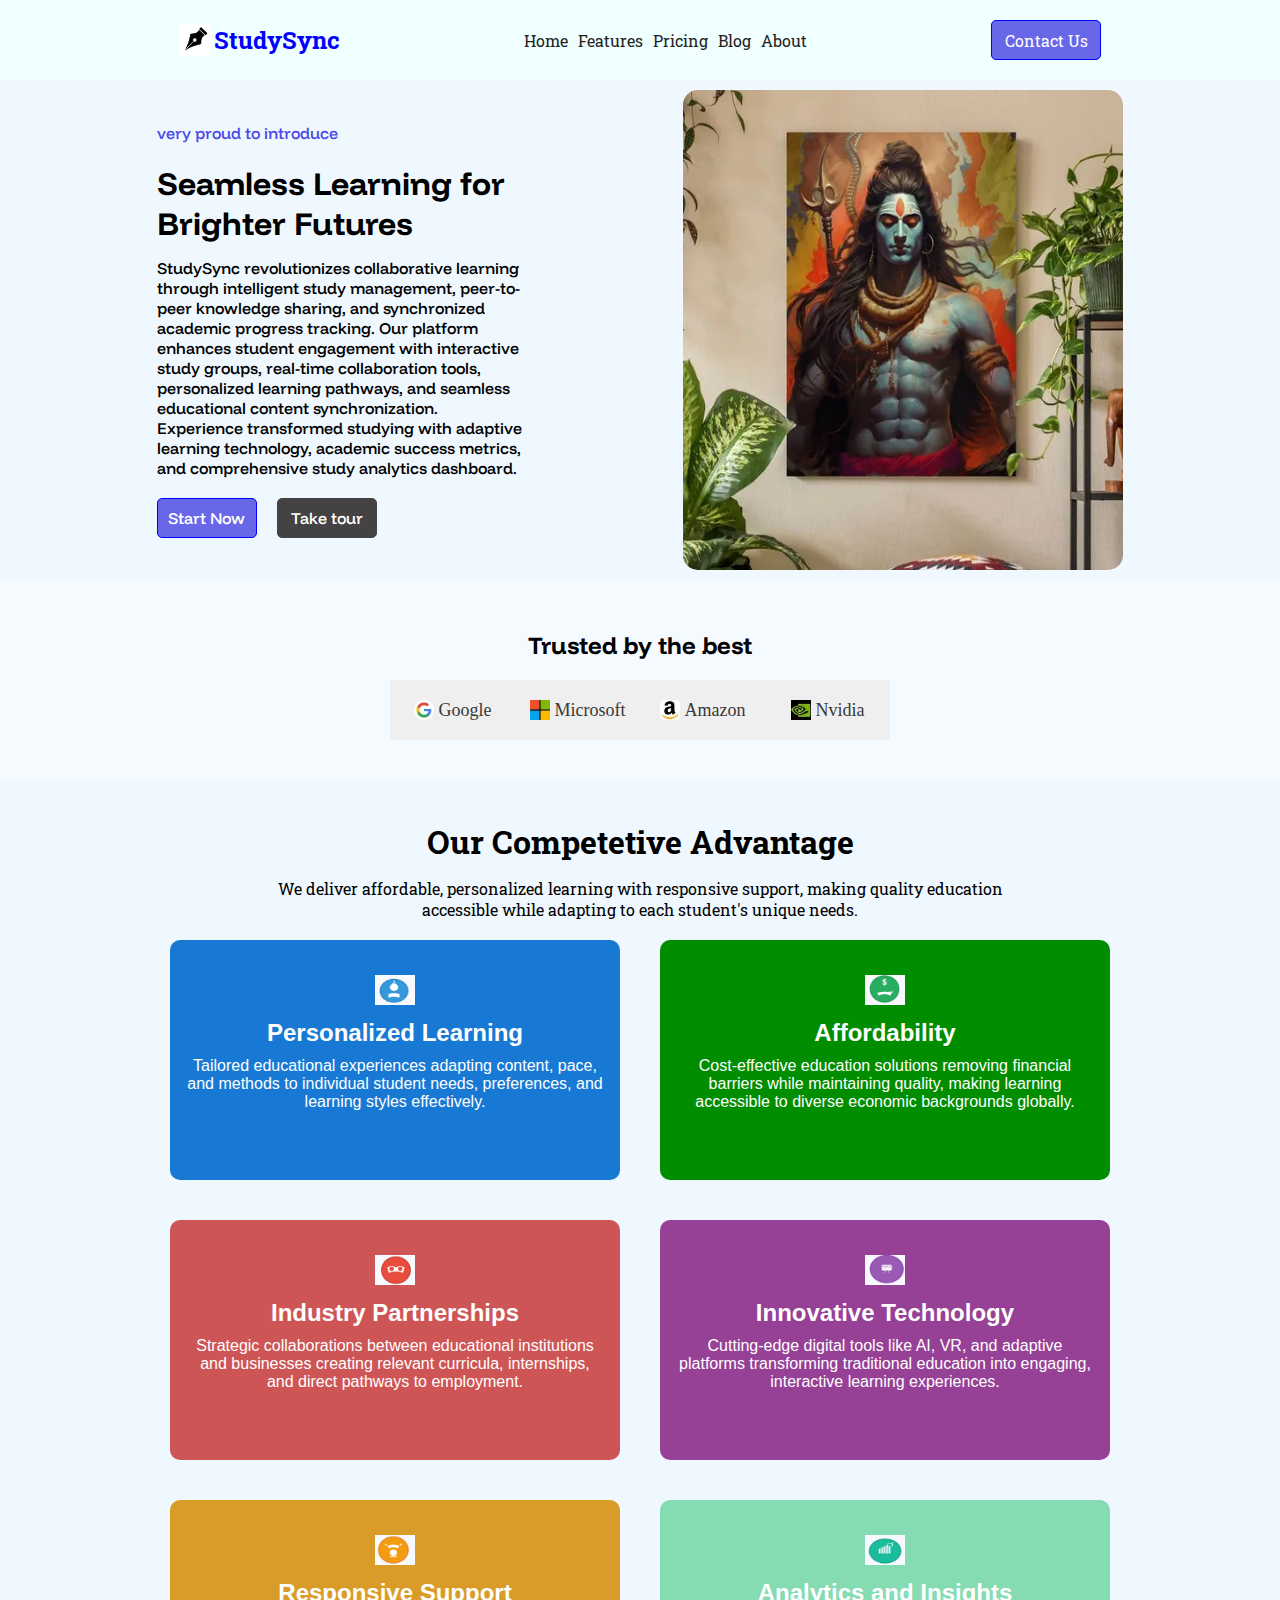
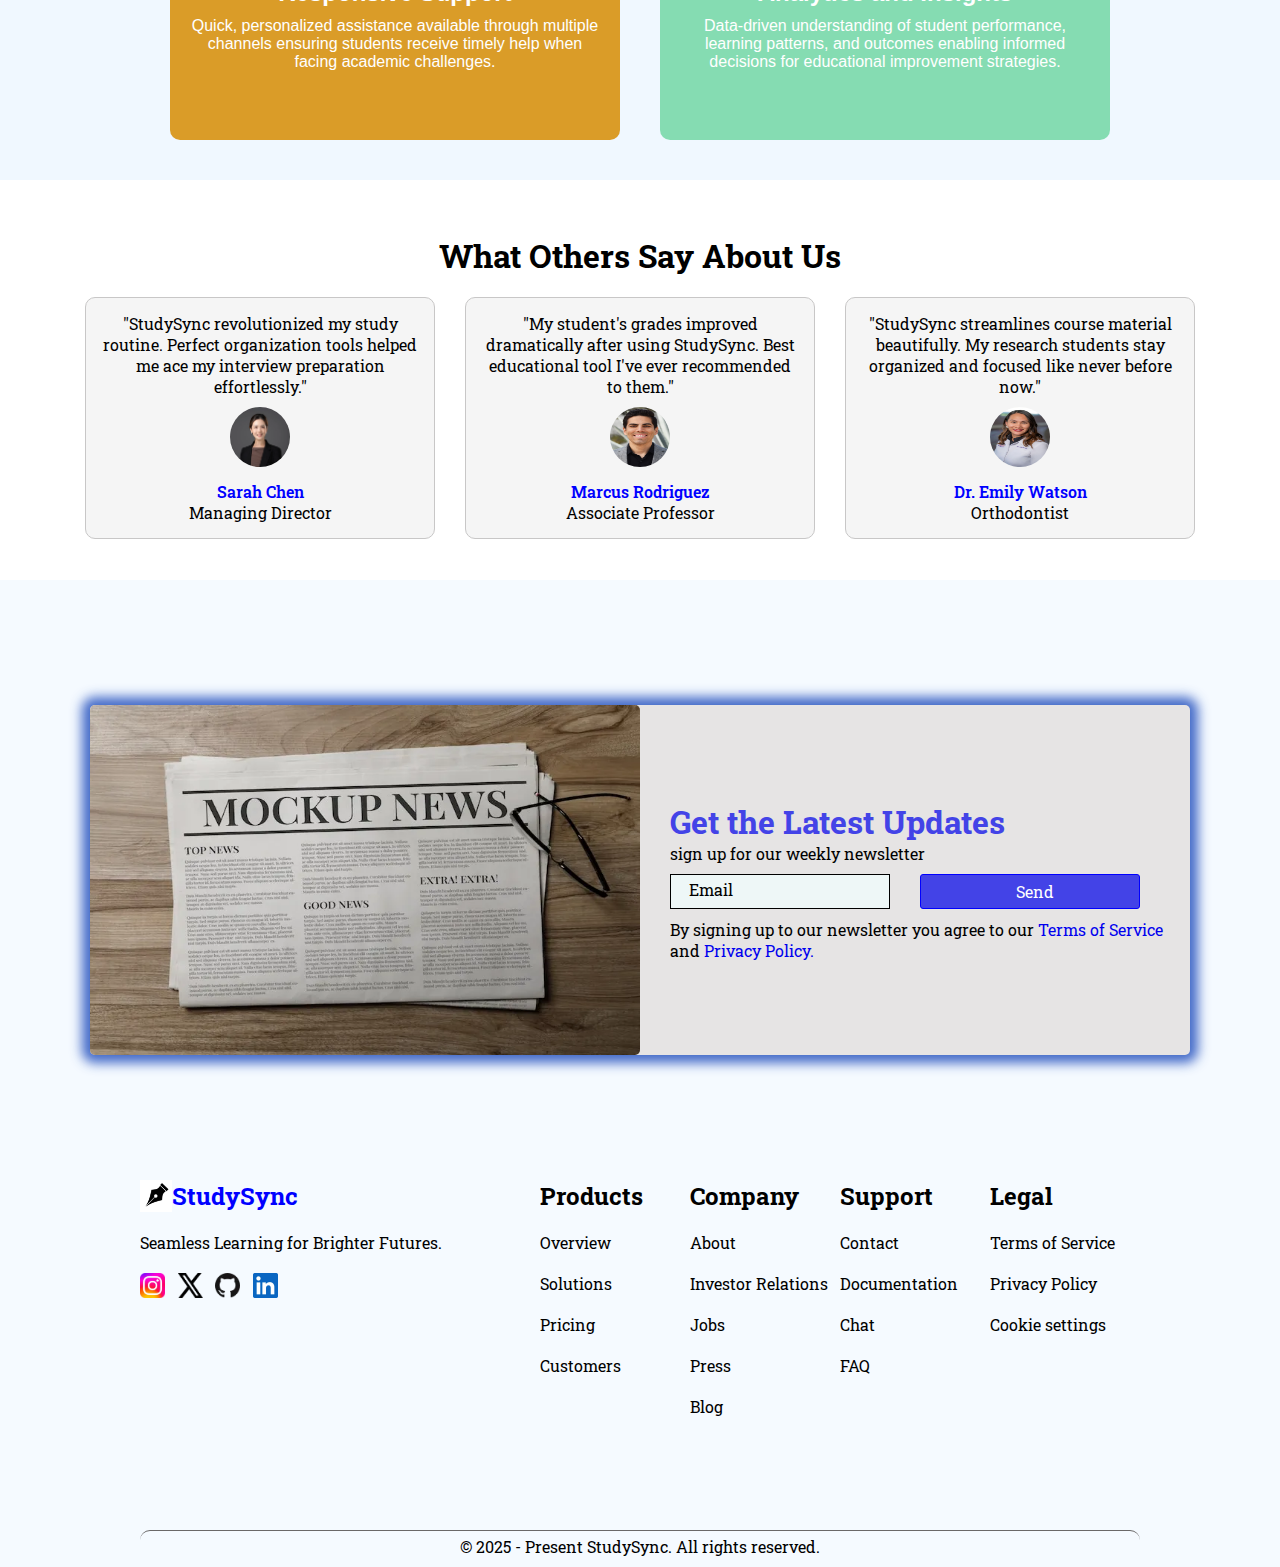
<file: index.html>
<!DOCTYPE html>
<html lang="en">
  <head>
    <meta charset="UTF-8" />
    <meta name="viewport" content="width=device-width, initial-scale=1.0" />
    <title>StudySync</title>
    <link rel="preconnect" href="https://fonts.googleapis.com" />
    <link rel="preconnect" href="https://fonts.gstatic.com" crossorigin />
    <link
      href="https://fonts.googleapis.com/css2?family=Funnel+Display:wght@300..800&family=Roboto+Slab:wght@100..900&display=swap"
      rel="stylesheet"
    />
    <link rel="stylesheet" href="index.css" />
    <link
      rel="shortcut icon"
      href="project_images/golden-pen.webp"
      type="image/x-icon"
    />
  </head>
  <body>
    <header>
      <div class="header_content">
        <div class="image_box">
          <a href="#Home">
            <img src="project_images/golden-pen.webp" class="icon" alt="MainIcon" />
            <span class="logo_text">StudySync</span></a
          >
        </div>

        <nav class="nav_box">
          <a href="#">Home</a>
          <a href="#">Features</a>
          <a href="#">Pricing</a>
          <a href="#">Blog</a>
          <a href="#">About</a>
        </nav>

        <a href="#" class="contact_button">Contact Us</a>
      </div>
    </header>
    <main>
      <div class="container1">
        <div class="col1">
          <div class="side_imagecontent">
            <p id="sideimage_para">very proud to introduce</p>
            <h1>Seamless Learning for Brighter Futures</h1>
            <p>
              StudySync revolutionizes collaborative learning through
              intelligent study management, peer-to-peer knowledge sharing, and
              synchronized academic progress tracking. Our platform enhances
              student engagement with interactive study groups, real-time
              collaboration tools, personalized learning pathways, and seamless
              educational content synchronization. Experience transformed
              studying with adaptive learning technology, academic success
              metrics, and comprehensive study analytics dashboard.
            </p>
          </div>
          <div class="side_imagenav">
            <a id="side_imagenav-1" href="">Start Now</a>
            <a id="side_imagenav-2" href="">Take tour</a>
          </div>
        </div>
        <div class="col2">
          <div class="poster">
            <img
              src="project_images/wall-art-and-paintings-shiva-meditate-wall-painting-1.webp"
              alt=""
            />
          </div>
        </div>
      </div>
    </main>
    <div class="container2">
      <div class="headline"><h2>Trusted by the best</h2></div>
      <div class="companybox">
        <div class="item">
          <a href="https://www.google.com/"
            ><img src="project_images/Gimage.webp" alt="Google_logo" />Google</a
          >
        </div>
        <div class="item">
          <a href="https://www.microsoft.com/en-in/"
            ><img src="project_images/Mimage.webp" alt="" />Microsoft</a
          >
        </div>
        <div class="item">
          <a href="https://www.amazon.in/"
            ><img src="project_images/Aimage.webp" alt="Amazon_logo" />Amazon</a
          >
        </div>
        <div class="item">
          <a href="https://www.nvidia.com/en-us/"
            ><img src="project_images/Nimage.webp" alt="" />Nvidia</a
          >
        </div>
      </div>
    </div>
    <div class="container3">
      <div class="box">
        <div class="subheading">
          <h1>Our Competetive Advantage</h1>
          <p>
            We deliver affordable, personalized learning with responsive
            support, making quality education accessible while adapting to each
            student's unique needs.
          </p>
        </div>

        <div class="cardsection">
          <div class="card1">
            <div class="cardimage">
              <img src="project_images/Screenshot 2025-06-12 182249.png" alt="" />
            </div>
            <div class="cardhead"><h2>Personalized Learning</h2></div>

            <div class="cardpara">
              <p>
                Tailored educational experiences adapting content, pace, and
                methods to individual student needs, preferences, and learning
                styles effectively.
              </p>
            </div>
          </div>
          <div class="card2">
            <div class="cardimage">
              <img src="project_images/Screenshot 2025-06-12 182319.png" alt="" />
            </div>
            <div class="cardhead"><h2>Affordability</h2></div>
            <div class="cardpara">
              <p>
                Cost-effective education solutions removing financial barriers
                while maintaining quality, making learning accessible to diverse
                economic backgrounds globally.
              </p>
            </div>
          </div>
          <div class="card3">
            <div class="cardimage">
              <img src="project_images/Screenshot 2025-06-12 182326.png" alt="" />
            </div>
            <div class="cardhead"><h2>Industry Partnerships</h2></div>
            <div class="cardpara">
              <p>
                Strategic collaborations between educational institutions and
                businesses creating relevant curricula, internships, and direct
                pathways to employment.
              </p>
            </div>
          </div>
          <div class="card4">
            <div class="cardimage">
              <img src="project_images/Screenshot 2025-06-12 182406.png" alt="" />
            </div>
            <div class="cardhead"><h2>Innovative Technology</h2></div>
            <div class="cardpara">
              <p>
                Cutting-edge digital tools like AI, VR, and adaptive platforms
                transforming traditional education into engaging, interactive
                learning experiences.
              </p>
            </div>
          </div>
          <div class="card5">
            <div class="cardimage">
              <img src="project_images/Screenshot 2025-06-12 182333.png" alt="" />
            </div>
            <div class="cardhead"><h2>Responsive Support</h2></div>
            <div class="cardpara">
              <p>
                Quick, personalized assistance available through multiple
                channels ensuring students receive timely help when facing
                academic challenges.
              </p>
            </div>
          </div>
          <div class="card6">
            <div class="cardimage">
              <img src="project_images/Screenshot 2025-06-12 182337.png" alt="" />
            </div>
            <div class="cardhead"><h2>Analytics and Insights</h2></div>
            <div class="cardpara">
              <p>
                Data-driven understanding of student performance, learning
                patterns, and outcomes enabling informed decisions for
                educational improvement strategies.
              </p>
            </div>
          </div>
        </div>
      </div>
    </div>
    <div class="container4">
      <div class="testheader"><h1>What Others Say About Us</h1></div>
      <div class="testcards">
        <div class="tcard">
          <div class="tpara">
            "StudySync revolutionized my study routine. Perfect organization
            tools helped me ace my interview preparation effortlessly."
          </div>
          <div class="timage">
            <img src="project_images/Sarah-Chen-web-1024x991.webp" alt="" />
          </div>
          <div class="tname">
            <a href="https://warburgpincus.com/team/sarah-chen/">Sarah Chen</a>
            <div class="toccp">Managing Director</div>
          </div>
        </div>
        <div class="tcard">
          <div class="tpara">
            "My student's grades improved dramatically after using StudySync.
            Best educational tool I've ever recommended to them."
          </div>
          <div class="timage">
            <img src="project_images/Marcus-Rodriguez-768x1052.jpg" alt="" />
          </div>
          <div class="tname">
            <a href="https://www.pitzer.edu/marcus-rodriguez"
              >Marcus Rodriguez</a
            >

            <div class="toccp">Associate Professor</div>
          </div>
        </div>
        <div class="tcard">
          <div class="tpara">
            "StudySync streamlines course material beautifully. My research
            students stay organized and focused like never before now."
          </div>
          <div class="timage">
            <img src="project_images/2024Drwatson.jpg" alt="" />
          </div>
          <div class="tname">
            <a href="https://warsaworthodontics.com/orthodontist-in-warsaw/"
              >Dr. Emily Watson</a
            >

            <div class="toccp">Orthodontist</div>
          </div>
        </div>
      </div>
    </div>
    <div class="container5">
      <div class="mainbox">
        <div class="leftpart">
          <img
            src="project_images/business-newspaper-mockup-template-with-glasses_185216-165.webp"
            alt=""
          />
        </div>
        <div class="rightpart">
          <div class="titlehead">
            <h1>Get the Latest Updates</h1>
            <p>sign up for our weekly newsletter</p>
          </div>
          <div class="emailform">
            <form action="">
              <input id="email" type="text" placeholder="  Email" />
            </form>
            <button type="submit" id="email">Send</button>
          </div>

          <div class="newpara">
            <p>
              By signing up to our newsletter you agree to our
              <a href="https://policies.google.com/terms?hl=en-US"
                >Terms of Service</a
              ><span> and </span
              ><a href="https://policies.google.com/privacy?hl=en-US"
                >Privacy Policy.</a
              >
            </p>
          </div>
        </div>
      </div>
    </div>
    <div class="container6">
      <div class="Mbox">
        <div class="box1">
          <div class="imgbox">
            <img src="project_images/golden-pen.webp" class="icon" alt="" />
            <span class="logo_text">StudySync</span>
          </div>
          <div><p>Seamless Learning for Brighter Futures.</p></div>
          <div class="social">
            <nav>
              <a href="https://www.instagram.com/"
                ><img src="project_images/250px-Instagram_logo_2022.svg.webp" alt="instagram_logo"
              /></a>
              <a href="https://x.com/"
                ><img src="project_images/250px-X_logo_2023.svg.webp" alt="X_logo"
              /></a>
              <a href="https://github.com/"
                ><img src="project_images/image.webp" alt="github_logo"
              /></a>
              <a href="https://www.linkedin.com/"
                ><img
                  src="project_images/kMofEFLjobZy_bCuaiDogzBcUT-dz3BBbOrIEjJ-hqOabjK8ieuevGe6wlTD15QzOqw.webp"
                  alt="Linkedin_logo"
              /></a>
            </nav>
          </div>
        </div>

        <div class="box2">
          <div class="minibox">
            <h2>Products</h2>
            <p>Overview</p>
            <p>Solutions</p>
            <p>Pricing</p>
            <p>Customers</p>
          </div>
          <div class="minibox">
            <h2>Company</h2>
            <p>About</p>
            <p>Investor Relations</p>
            <p>Jobs</p>
            <p>Press</p>
            <p>Blog</p>
          </div>
          <div class="minibox">
            <h2>Support</h2>
            <p>Contact</p>
            <p>Documentation</p>
            <p>Chat</p>
            <p>FAQ</p>
          </div>
          <div class="minibox">
            <h2>Legal</h2>
            <p>Terms of Service</p>
            <p>Privacy Policy</p>
            <p>Cookie settings</p>
          </div>
        </div>
      </div>

      <div class="box3">
        <div class="footer">
          <p>&copy 2025 - Present StudySync. All rights reserved.</p>
        </div>
      </div>
    </div>
     <script src="index.js"></script>
  </body>
</html>
</file>
<file: index.css>
* {
  box-sizing: border-box;
  padding: 0;
  margin: 0;
  text-decoration: none;
}
body {
  height: 100vh;
  width: 100vw;
  background-color: rgb(245, 250, 255);
  overflow-x: hidden;
}

.conatiner6 {
  width: 100%;
  height: 800px;
  display: flex;
  flex-direction: column;
  background-color: white;
  justify-content: center;
  text-align: center;
  align-items: center;
}
.Mbox {
  display: flex;
  width: 100%;
  flex-direction: row;
  justify-content: center;
  font-family: "Roboto Slab", serif;
  font-style: normal;

  height: 350px;
}
.box1 {
  display: flex;

  width: 400px;
  row-gap: 20px;
  flex-direction: column;
}
.box1 .social img {
  height: 25px;
  width: 25px;
}
.box1 .social nav {
  display: flex;
  flex-direction: row;
  justify-content: center;
  align-items: center;
  width: 150px;
}
.box1 .social a {
  width: 150px;
}

.social {
  display: flex;
  flex-direction: row;
}
.box2 {
  display: flex;
  width: 600px;
  flex-direction: row;
}
.imgbox {
  display: flex;
  flex-direction: row;

  align-items: center;
}
.minibox {
  height: 100%;
  width: 100%;
  display: flex;
  flex-direction: column;
  row-gap: 20px;
  column-gap: 40px;
}
.box3 {
  width: 100%;
  display: flex;
  flex-direction: column;
  justify-content: center;
  align-items: center;
  padding-bottom: 10px;
}
.footer {
  width: 1000px;
  display: flex;
  padding-top: 5px;
  justify-content: center;
  font-family: "Roboto Slab", serif;
  font-style: normal;
  align-items: center;
  border-top-right-radius: 10px;
  border-top-left-radius: 10px;
  border-top: rgb(106, 104, 104) solid 1px;
}
.container5 {
  width: 100%;
  height: 600px;
  display: flex;
  flex-direction: row;
  justify-content: center;
  align-items: center;
}
.mainbox {
  height: 350px;
  width: 1100px;
  border-radius: 5px;
  display: flex;
  flex-direction: row;
  background-color: rgb(230, 228, 228);
  box-shadow: 0px 0px 12px 8px rgba(28, 74, 188, 0.82);
}
.leftpart img {
  height: 350px;
  border-radius: 5px;
  width: 550px;
}
.rightpart {
  display: flex;
  flex-direction: column;
  justify-content: center;
  padding: 30px;
  row-gap: 10px;

  font-family: "Roboto Slab", serif;
  font-style: normal;
  align-items: start;
}
.titlehead h1 {
  color: rgb(67, 67, 231);
}
.newpara {
  width: 500px;
}
.rightpart input {
  height: 30px;
  width: 170px;
  font-size: medium;
  border: 1px solid black;

  background-color: rgb(238, 247, 247);
}
.rightpart button {
  background-color: rgb(67, 67, 231);
  height: 35px;
  width: 80px;
  font-family: "Roboto Slab", serif;
  cursor: pointer;
  font-size: medium;
  border-radius: 3px;
  border: 1px solid blue;
  color: white;
}
#email{
  font-size: medium;
  width: 220px;
  height: 35px;
  padding-left: 10px;
}
.emailform {
  display: flex;
  height: 35px;
  flex-direction: row;
  width: auto;
  column-gap: 30px;
}

::placeholder {
  color: black;
  font-size: medium;
  font-family: "Roboto Slab", serif;
}
.container4 {
  height: 400px;
  width: 100%;
  background-color: white;
  display: flex;
  justify-content: center;
  align-items: center;
  flex-direction: column;
}
.testcards {
  display: grid;
  height: 250px;

  text-align: center;
  padding-top: 20px;
  max-width: 100%;
  column-gap: 30px;
  grid-template-columns: repeat(3, 1fr);
}
.testheader {
  font-family: "Roboto Slab", serif;
  font-style: normal;
}
.tname a {
  color: blue;
  font-weight: 600;
}
.tcard {
  background-color: whitesmoke;
  width: 350px;
  border: rgb(200, 199, 199) solid 1px;
  padding: 15px;
  font-family: "Roboto Slab", serif;
  font-style: normal;
  border-radius: 10px;
  display: flex;
  row-gap: 10px;
  flex-direction: column;
  justify-content: center;
  align-items: center;
}
.tcard:hover {
  transform: scaleX(1.1);
  transition: all 2ms ease-in-out 0s;
  box-shadow: 0px 0px 12px 1px rgba(229, 59, 181, 0.82);
}

.timage img {
  height: 60px;
  width: 60px;
  border-radius: 100px;
}

.container3 {
  width: 100%;
  height: 1000px;
  background-color: aliceblue;
  text-align: center;
  display: flex;
  flex-direction: column;
  justify-content: center;
  align-items: center;
}
.subheading {
  display: flex;
  flex-direction: column;
  width: 800px;
  text-align: center;
  justify-content: center;
  align-items: center;
  padding-bottom: 20px;
  font-family: "Roboto Slab", serif;
  font-style: normal;
}
.subheading h1 {
  padding-bottom: 15px;
}
.box {
  display: flex;
  justify-content: center;
  flex-direction: column;
  align-items: center;
}
.cardsection {
  width: 1000px;
  height: 800px;
  display: grid;
  text-align: center;
  grid-template-columns: repeat(auto-fit, minmax(350px, 450px));
  gap: 40px;
  justify-content: center;
}
.card1,
.card2,
.card3,
.card4,
.card5,
.card6 {
  border-radius: 10px;
  font-family: "Inter", sans-serif;
  font-weight: 500;
  color: white;
  font-style: normal;
  position: relative;
}
.card1:hover {
  transform: perspective(200px) rotateY(80deg);
  transition: all 2s ease-in-out 0s;
}
.card2:hover {
  transform: perspective(200px) rotateY(-80deg);
  transition: all 2s ease-in-out 0s;
}
.card3:hover {
  transform: perspective(200px) rotateX(80deg);
  transition: all 2s ease-in-out 0s;
}
.card4:hover {
  transform: perspective(200px) rotateX(-80deg);
  transition: all 2s ease-in-out 0s;
}
.card5:hover {
  transform: perspective(200px) scaleX(1.5);
  transition: all 2s ease-in-out 0s;
}
.card6:hover {
  transform: perspective(200px) scaleY(2);
  transition: all 2s ease-in-out 0s;
}

.card1 {
  background-color: rgb(24, 121, 213);
}
.card2 {
  background-color: rgb(0, 141, 0);
}
.card3 {
  background-color: rgb(206, 85, 85);
}
.card4 {
  background-color: rgb(150, 65, 150);
}
.card5 {
  background-color: rgb(218, 156, 40);
}
.card6 {
  background-color: rgba(118, 216, 167, 0.873);
}
.cardimage img {
  height: 30px;
  width: 40px;
}
.cardimage {
  padding-top: 35px;
}
.cardpara {
  display: flex;
  flex-direction: column;
  padding-left: 15px;
  padding-right: 15px;
}
.cardhead {
  padding: 10px;
}

.container2 {
  padding-top: 50px;
  row-gap: 20px;
  width: 100%;
  height: 200px;
  background-color: rgb(245, 250, 255);
  display: flex;
  flex-direction: column;

  text-align: center;
  align-items: center;
  position: relative;
  animation: containerbox_movement 1s ease-in-out 0s 1 forwards;
}
@keyframes containerbox_movement {
  from {
    top: 0px;
    left: -900px;
  }
  to {
    top: 0px;
    left: 0px;
  }
}
.headline {
  font-family: "Funnel Display", sans-serif;
  font-weight: 500;
  font-style: normal;
}
.companybox {
  display: flex;
  flex-direction: row;
  justify-content: space-around;
  align-items: center;
  height: 60px;
  font-family: "Newsreader", serif;
  font-weight: 500;
  width: 500px;
  background-color: rgb(239, 239, 239);
}

.item {
  display: flex;
  flex-direction: row;
  height: 40px;
  width: 150px;
  justify-content: center;
  align-items: center;
}
.item img {
  height: 20px;
  width: 20px;
}
.item a {
  color: rgb(57, 55, 55);
  font-size: large;
  display: flex;
  align-items: center;
  column-gap: 5px;
}
.container1 {
  display: flex;
  height: 500px;
  width: 100%;
  background-color: aliceblue;
  flex-direction: row;

  justify-content: space-evenly;
  align-items: center;
}
@keyframes side_imagecontent_movement {
  from {
    top: 0px;
    left: -800px;
  }
  to {
    top: 0px;
    left: 0px;
  }
}
.col1 {
  display: flex;
  width: 370px;
  font-family: "Funnel Display", sans-serif;
  font-weight: 500;
  font-style: normal;
  flex-direction: column;
  justify-content: start;
  align-items: flex-start;
  position: relative;
  animation: side_imagecontent_movement 1s ease-in-out 0s 1 forwards;
}
.col2 {
  display: flex;

  flex-direction: column;
}
.side_imagecontent h1 {
  display: flex;
  padding-top: 20px;
  padding-bottom: 15px;
  flex-direction: column;
}
#sideimage_para {
  color: rgb(74, 74, 231);
}
.poster {
  display: flex;
  flex-direction: column;
}
.poster img {
  height: 480px;
  width: 440px;
  border-radius: 15px;
}
.side_imagenav {
  display: flex;
  flex-direction: row;
  align-items: center;
  padding-top: 20px;
  justify-content: center;
  column-gap: 20px;
}
.side_imagenav a {
  background-color: rgb(103, 103, 232);
  height: 40px;
  display: flex;
  flex-direction: row;
  justify-content: center;
  align-items: center;
  width: 100px;
  border-radius: 5px;
  border: 1px solid blue;
  color: white;
}
#side_imagenav-2 {
  background-color: rgb(68, 66, 66);
  border: rgb(68, 66, 66) solid 1px;
}
header {
  height: 80px;
  width: 100vw;
  display: flex;
  background-color: azure;
  justify-content: center;
  align-items: center;
}
.header_content {
  font-family: "Roboto Slab", serif;
  font-style: normal;
  width: 100%;
  display: flex;
  flex-direction: row;
  justify-content: space-evenly;
  align-items: center;
}

.image_box a {
  display: flex;
  align-items: center;
  justify-content: center;
  column-gap: 3px;
}
.logo_text {
  font-family: "Roboto Slab", serif;
  font-weight: 700;
  color: blue;
  font-size: x-large;
  font-style: normal;
}

.contact_button {
  background-color: rgb(103, 103, 232);
  height: 40px;
  display: flex;
  align-items: center;
  justify-content: center;

  width: 110px;
  border-radius: 5px;
  border: 1px solid blue;
  color: white;
}

.nav_box {
  display: flex;
  flex-direction: row;
}
.nav_box a {
  padding: 5px;
  color: rgb(37, 34, 34);
}

.icon {
  height: 32px;
  width: 32px;
  object-position: center;
}
</file>
